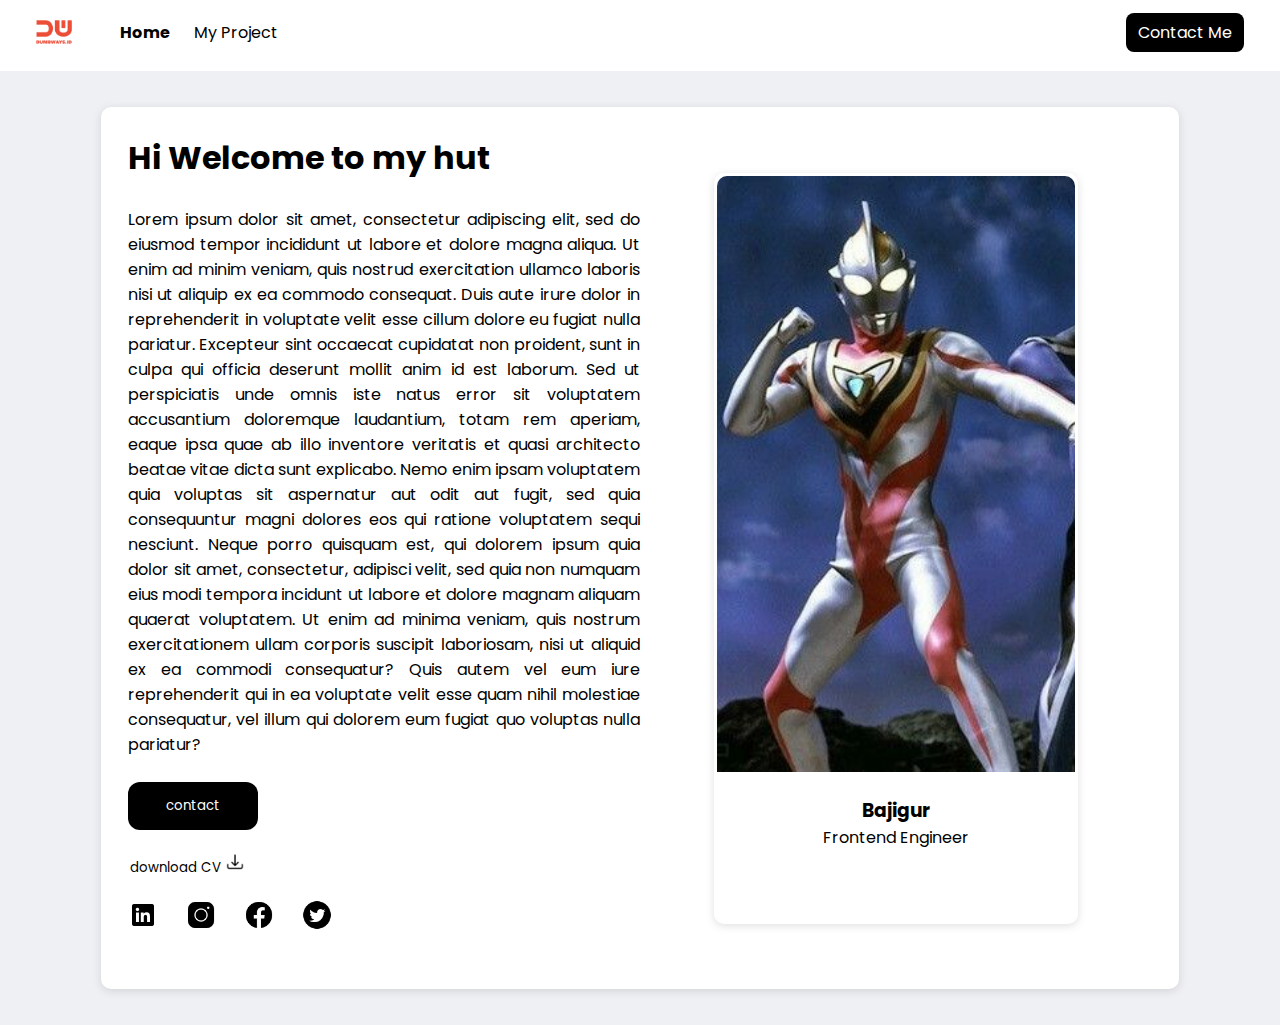
<file: index.html>
<!DOCTYPE html>
<html lang="en">
  <head>
    <meta charset="UTF-8" />
    <meta http-equiv="X-UA-Compatible" content="IE=edge" />
    <meta name="viewport" content="width=device-width, initial-scale=1.0" />
    <link
      rel="stylesheet"
      href="https://cdnjs.cloudflare.com/ajax/libs/font-awesome/6.4.0/css/all.min.css"
      integrity="sha512-iecdLmaskl7CVkqkXNQ/ZH/XLlvWZOJyj7Yy7tcenmpD1ypASozpmT/E0iPtmFIB46ZmdtAc9eNBvH0H/ZpiBw=="
      crossorigin="anonymous"
      referrerpolicy="no-referrer"
    />
    <link rel="stylesheet" href="css/style.css" />
    <title>Portfolio Website</title>
  </head>
  <body style="background-color: rgb(238, 240, 243)">
    <nav>
      <div>
        <img src="assets/logo.png" alt="" width="36px" />
      </div>
      <div class="nav-left">
        <ul>
          <li class="item-collapse">
            <a href="index.html" class="active">Home</a>
          </li>
          <li class="item-collapse"><a href="blog.html">My Project</a></li>
        </ul>
      </div>
      <div class="nav-right item-collapse">
        <a href="contact.html">Contact Me</a>
      </div>
      <div class="nav-right" id="barsmenu">
        <button
          style="background-color: transparent; border: none; cursor: pointer"
          onclick="openHamburger()"
        >
          <i class="fa-2x fa-solid fa-bars"></i>
        </button>
      </div>
    </nav>
    <div class="hamburger-nav-container" id="hamburger-nav-container">
      <a href="index.html" class="hamburger-active">Home</a>
      <a href="blog.html">My Project</a>
      <div class="button-contact-hamburger">
        <a href="contact.html">Contact Me</a>
      </div>
    </div>
    <main>
      <div
        class="container"
        style="
          margin: 36px auto;
          padding: 24px;
          width: 80%;
          border-style: solid;
          border-color: transparent;
          border-radius: 10px;
          background-color: white;
          box-shadow: rgba(99, 99, 99, 0.2) 0px 2px 8px 0px;
          display: flex;
        "
      >
        <div class="container-left">
          <h1>Hi Welcome to my hut</h1>
          <br />
          <p style="text-align: justify">
            Lorem ipsum dolor sit amet, consectetur adipiscing elit, sed do
            eiusmod tempor incididunt ut labore et dolore magna aliqua. Ut enim
            ad minim veniam, quis nostrud exercitation ullamco laboris nisi ut
            aliquip ex ea commodo consequat. Duis aute irure dolor in
            reprehenderit in voluptate velit esse cillum dolore eu fugiat nulla
            pariatur. Excepteur sint occaecat cupidatat non proident, sunt in
            culpa qui officia deserunt mollit anim id est laborum. Sed ut
            perspiciatis unde omnis iste natus error sit voluptatem accusantium
            doloremque laudantium, totam rem aperiam, eaque ipsa quae ab illo
            inventore veritatis et quasi architecto beatae vitae dicta sunt
            explicabo. Nemo enim ipsam voluptatem quia voluptas sit aspernatur
            aut odit aut fugit, sed quia consequuntur magni dolores eos qui
            ratione voluptatem sequi nesciunt. Neque porro quisquam est, qui
            dolorem ipsum quia dolor sit amet, consectetur, adipisci velit, sed
            quia non numquam eius modi tempora incidunt ut labore et dolore
            magnam aliquam quaerat voluptatem. Ut enim ad minima veniam, quis
            nostrum exercitationem ullam corporis suscipit laboriosam, nisi ut
            aliquid ex ea commodi consequatur? Quis autem vel eum iure
            reprehenderit qui in ea voluptate velit esse quam nihil molestiae
            consequatur, vel illum qui dolorem eum fugiat quo voluptas nulla
            pariatur?
          </p>
          <br />

          <div class="button-group">
            <div>
              <button class="button-contact">contact</button>
            </div>
            <div class="download-cv">
              <button class="download-button">
                download CV
                <img
                  src="assets/icons8-download-48.png"
                  alt=""
                  width="20px"
                  height="20px"
                />
              </button>
            </div>
          </div>

          <div class="sosmed-container">
            <img
              src="assets/icons8-linkedin-30.png"
              alt=""
              width="30px"
              height="30px"
              style="margin-right: 24px"
            />
            <img
              src="assets/icons8-instagram-50.png"
              alt=""
              width="30px"
              height="30px"
              style="margin-right: 24px"
            />
            <img
              src="assets/icons8-facebook-50.png"
              alt=""
              width="30px"
              height="30px"
              style="margin-right: 24px"
            />
            <img
              src="assets/icons8-twitter-circled-50.png"
              alt=""
              width="30px"
              height="30px"
              style="margin-right: 24px"
            />
          </div>
          <br />
        </div>
        <div class="container-right">
          <div class="profile-container">
            <div class="ultra-img"></div>
            <div style="padding: 24px 0; text-align: center" class="about">
              <h3>Bajigur</h3>
              <p>Frontend Engineer</p>
            </div>
          </div>
        </div>
      </div>
    </main>
    <script src="js/index.js"></script>
  </body>
</html>
</file>
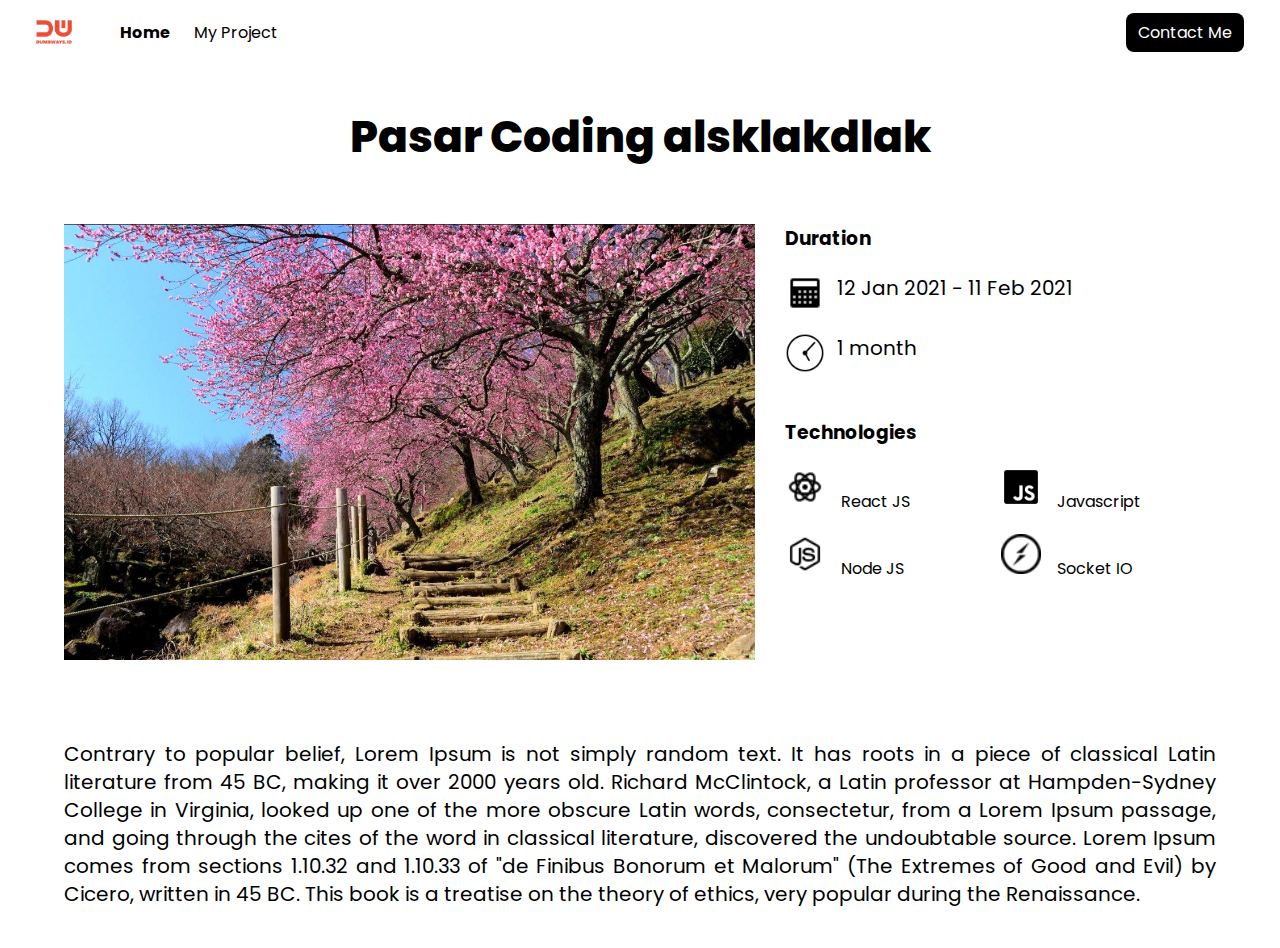
<file: blog-detail.html>
<!DOCTYPE html>
<html lang="en">
  <head>
    <meta charset="UTF-8" />
    <meta http-equiv="X-UA-Compatible" content="IE=edge" />
    <meta name="viewport" content="width=device-width, initial-scale=1.0" />
    <link
      rel="stylesheet"
      href="https://cdnjs.cloudflare.com/ajax/libs/font-awesome/6.4.0/css/all.min.css"
      integrity="sha512-iecdLmaskl7CVkqkXNQ/ZH/XLlvWZOJyj7Yy7tcenmpD1ypASozpmT/E0iPtmFIB46ZmdtAc9eNBvH0H/ZpiBw=="
      crossorigin="anonymous"
      referrerpolicy="no-referrer"
    />
    <link rel="stylesheet" href="css/blog.css" />
    <link rel="stylesheet" href="css/style.css" />
    <title>Blog Detail</title>
  </head>
  <body>
    <nav>
      <div>
        <img src="assets/logo.png" alt="" width="36px" />
      </div>
      <div class="nav-left">
        <ul>
          <li class="item-collapse">
            <a href="index.html" class="active">Home</a>
          </li>
          <li class="item-collapse"><a href="blog.html">My Project</a></li>
        </ul>
      </div>
      <div class="nav-right item-collapse">
        <a href="contact.html">Contact Me</a>
      </div>
      <div class="nav-right" id="barsmenu">
        <button
          style="background-color: transparent; border: none; cursor: pointer"
          onclick="openHamburger()"
        >
          <i class="fa-2x fa-solid fa-bars"></i>
        </button>
      </div>
    </nav>

    <div class="hamburger-nav-container" id="hamburger-nav-container">
      <a href="index.html" class="hamburger-active">Home</a>
      <a href="blog.html">My Project</a>
      <div class="button-contact-hamburger">
        <a href="contact.html">Contact Me</a>
      </div>
    </div>

    <div class="blog-detail">
      <div class="blog-detail-container" id="blog-detail-contents">
        <h1>Pasar Coding alsklakdlak</h1>
        <div class="blog-detail-header">
          <img src="assets/blog-img.jpg" alt="" />
          <div class="blog-detail-status">
            <div class="blog-duration">
              <h3 class="blog-duration-title">Duration</h3>
              <div class="detail blog-duration-date">
                <img src="assets/icons8-date-30.png" alt="" />
                <span>12 Jan 2021 - 11 Feb 2021</span>
              </div>
              <div class="detail blog-duration-hour">
                <img src="assets/icons8-clock-50.png" alt="" width="30px" />
                <span>1 month</span>
              </div>
            </div>
            <br />
            <div class="blog-tech">
              <h3>Technologies</h3>
              <div class="blog-tech-row">
                <div class="detail-tech reactJs">
                  <img src="assets/icons8-react-30.png" alt="" />
                  <span>React JS</span>
                </div>
                <div class="detail-tech JS">
                  <img
                    src="assets/icons8-javascript-50.png"
                    alt=""
                    width="30px"
                  />
                  <span>Javascript</span>
                </div>
                <div class="detail-tech NodeJs">
                  <img src="assets/icons8-node-js-32.png" alt="" width="30px" />
                  <span>Node JS</span>
                </div>
                <div class="detail-tech socketIO">
                  <img
                    src="assets/socket_io_logo_icon_144874.png"
                    alt=""
                    width="30px"
                  />
                  <span>Socket IO</span>
                </div>
              </div>
            </div>
          </div>
        </div>
        <p class="content-detail">
          Contrary to popular belief, Lorem Ipsum is not simply random text. It
          has roots in a piece of classical Latin literature from 45 BC, making
          it over 2000 years old. Richard McClintock, a Latin professor at
          Hampden-Sydney College in Virginia, looked up one of the more obscure
          Latin words, consectetur, from a Lorem Ipsum passage, and going
          through the cites of the word in classical literature, discovered the
          undoubtable source. Lorem Ipsum comes from sections 1.10.32 and
          1.10.33 of "de Finibus Bonorum et Malorum" (The Extremes of Good and
          Evil) by Cicero, written in 45 BC. This book is a treatise on the
          theory of ethics, very popular during the Renaissance.
        </p>
      </div>
    </div>
    <script src="js/blog-detail.js"></script>
    <script src="js/index.js"></script>
  </body>
</html>
</file>
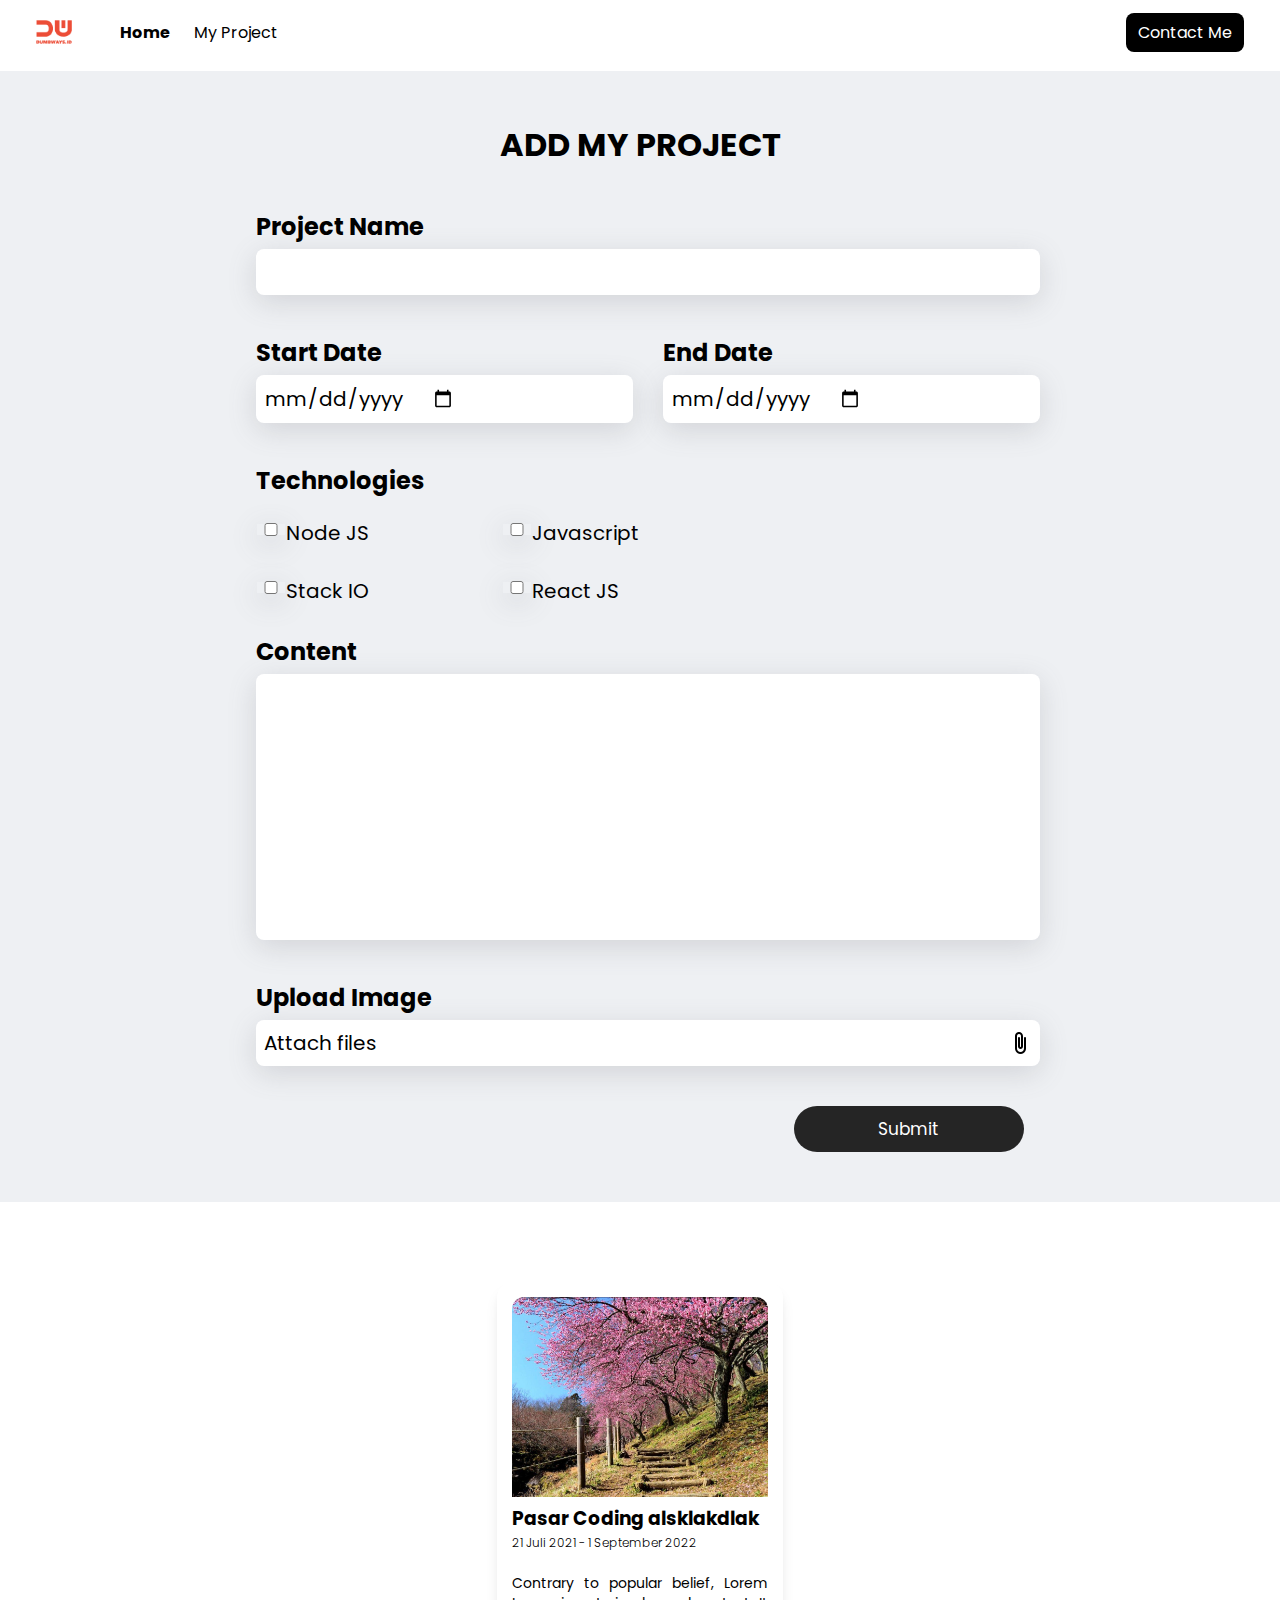
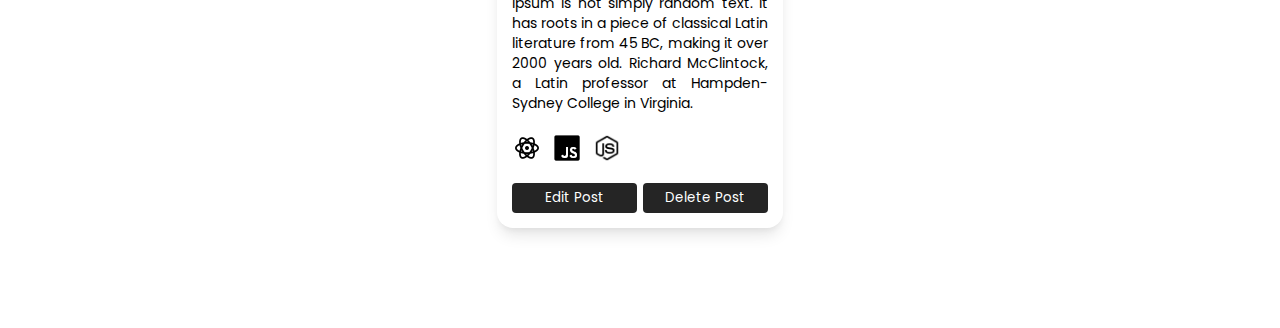
<file: blog.html>
<!DOCTYPE html>
<html lang="en">
  <head>
    <meta charset="UTF-8" />
    <meta http-equiv="X-UA-Compatible" content="IE=edge" />
    <meta name="viewport" content="width=device-width, initial-scale=1.0" />
    <link
      rel="stylesheet"
      href="https://cdnjs.cloudflare.com/ajax/libs/font-awesome/6.4.0/css/all.min.css"
      integrity="sha512-iecdLmaskl7CVkqkXNQ/ZH/XLlvWZOJyj7Yy7tcenmpD1ypASozpmT/E0iPtmFIB46ZmdtAc9eNBvH0H/ZpiBw=="
      crossorigin="anonymous"
      referrerpolicy="no-referrer"
    />
    <link rel="stylesheet" href="css/style.css" />
    <link rel="stylesheet" href="css/blog.css" />
    <title>Blog Page</title>
  </head>
  <body>
    <nav>
      <div>
        <img src="assets/logo.png" alt="" width="36px" />
      </div>
      <div class="nav-left">
        <ul>
          <li class="item-collapse">
            <a href="index.html" class="active">Home</a>
          </li>
          <li class="item-collapse"><a href="blog.html">My Project</a></li>
        </ul>
      </div>
      <div class="nav-right item-collapse">
        <a href="contact.html">Contact Me</a>
      </div>
      <div class="nav-right" id="barsmenu">
        <button
          style="background-color: transparent; border: none; cursor: pointer"
          onclick="openHamburger()"
        >
          <i class="fa-2x fa-solid fa-bars"></i>
        </button>
      </div>
    </nav>
    <div class="hamburger-nav-container" id="hamburger-nav-container">
      <a href="index.html" class="hamburger-active">Home</a>
      <a href="blog.html">My Project</a>
      <div class="button-contact-hamburger">
        <a href="contact.html">Contact Me</a>
      </div>
    </div>
    <div class="blog">
      <div class="blog-form">
        <div class="form-container">
          <form action="" onsubmit="addBlog(event)">
            <h1>ADD MY PROJECT</h1>
            <div>
              <label for="input-blog-title"> Project Name </label>
              <input type="text" name="" id="input-blog-title" />
            </div>
            <div class="input-date-project">
              <div class="input-date-start">
                <label for="input-blog-start-date"> Start Date </label>
                <input type="date" name="" id="input-blog-start-date" />
              </div>
              <div class="input-date-end">
                <label for="input-end-date"> End Date </label>
                <input type="date" name="" id="input-end-date" />
              </div>
            </div>
            <div class="input-tech-group">
              <label for="" class="title">Technologies</label>
              <div class="input-check-tech">
                <div class="check">
                  <input
                    type="checkbox"
                    id="tech1"
                    value="Node JS"
                    name="techStack"
                  />
                  <label for="tech1">Node JS</label>
                </div>
                <div class="check">
                  <input
                    type="checkbox"
                    id="tech2"
                    value="Javascript"
                    name="techStack"
                  />
                  <label for="tech2">Javascript</label>
                </div>
                <div class="check">
                  <input
                    type="checkbox"
                    id="tech3"
                    value="Stack IO"
                    name="techStack"
                  />
                  <label for="tech3">Stack IO</label>
                </div>
                <div class="check">
                  <input
                    type="checkbox"
                    id="tech4"
                    value="React JS"
                    name="techStack"
                  />
                  <label for="tech4">React JS</label>
                </div>
              </div>
            </div>
            <div>
              <label for="input-blog-content">Content</label>
              <textarea
                name=""
                id="input-blog-content"
                cols="30"
                rows="10"
              ></textarea>
            </div>
            <div>
              <label for="">Upload Image</label>
              <div class="input-label-image-group">
                <label for="input-blog-image"
                  ><p>Attach files</p>
                  <img src="assets/icons8-attachment-24.png" alt=""
                /></label>
                <input type="file" name="" id="input-blog-image" hidden />
              </div>
            </div>
            <div class="button-group-submit">
              <button>Submit</button>
            </div>
          </form>
        </div>
      </div>
      <div class="blog-list" id="contents">
        <div class="blog-list-item">
          <div class="blog-image">
            <img src="assets/blog-img.jpg" alt="" />
          </div>
          <div class="blog-content">
            <div>
              <h3>
                <a href="blog-detail.html" target="_blank"
                  >Pasar Coding alsklakdlak</a
                >
              </h3>
              <div class="detail-blog-contain">
                21 Juli 2021 - 1 September 2022
              </div>
              <p>
                Contrary to popular belief, Lorem Ipsum is not simply random
                text. It has roots in a piece of classical Latin literature from
                45 BC, making it over 2000 years old. Richard McClintock, a
                Latin professor at Hampden-Sydney College in Virginia.
              </p>
            </div>
            <div class="icon-group">
              <img src="assets/icons8-react-30.png" alt="" width="30px" /><img
                src="assets/icons8-javascript-50.png"
                alt=""
                width="30px"
              />
              <img src="assets/icons8-node-js-32.png" alt="" width="30px" />
            </div>
            <div class="btn-group">
              <button class="btn">Edit Post</button>
              <button class="btn">Delete Post</button>
            </div>
          </div>
        </div>
      </div>
    </div>
    <script src="js/blog.js"></script>
    <script src="js/index.js"></script>
  </body>
</html>
</file>
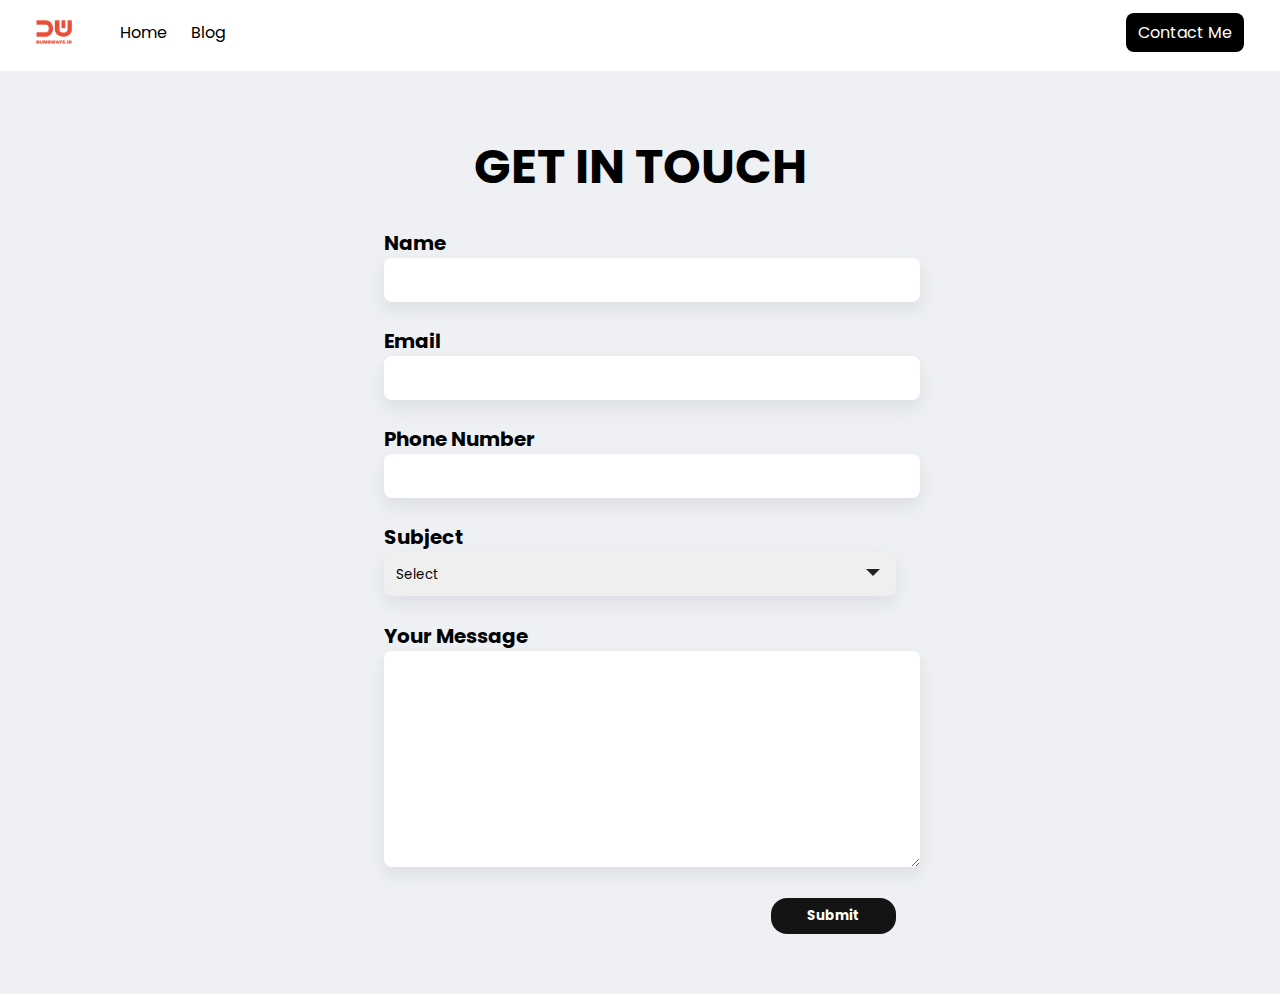
<file: contact.html>
<!DOCTYPE html>
<html lang="en">
  <head>
    <meta charset="UTF-8" />
    <meta http-equiv="X-UA-Compatible" content="IE=edge" />
    <meta name="viewport" content="width=device-width, initial-scale=1.0" />
    <link rel="stylesheet" href="css/contact.css" />
    <title>Portfolio Website</title>
  </head>
  <body>
    <nav>
      <div>
        <img src="assets/logo.png" alt="" width="36px" />
      </div>
      <div class="nav-left">
        <ul>
          <li><a href="index.html">Home</a></li>
          <li><a href="blog.html">Blog</a></li>
        </ul>
      </div>
      <div class="nav-right">
        <a href="#">Contact Me</a>
      </div>
    </nav>
    <main>
      <div class="container">
        <h1>GET IN TOUCH</h1>
        <br />
        <form action="">
          <label for="nama">Name</label><br />
          <input type="text" name="" id="nama" />
          <br />
          <label for="email">Email</label><br />
          <input type="email" name="" id="email" />
          <br />
          <label for="noHp">Phone Number</label><br />
          <input type="number" name="" id="noHp" />
          <br />
          <label class="label-subject"
            >Subject <br />
            <select name="" id="subject">
              <option value="" hidden>Select</option>
              <option value="0">Frontend</option>
              <option value="1">Backend</option>
              <option value="2">Fullstack</option>
            </select></label
          ><br />

          <br />
          <label for="message">Your Message</label><br />
          <textarea name="" id="message" cols="30" rows="10"></textarea>
          <div class="button-sub">
            <button type="button" onclick="submitData()">Submit</button>
          </div>
        </form>
      </div>
    </main>
    <script src="js/contact.js"></script>
  </body>
</html>
</file>
<file: css/style.css>
@import url("https://fonts.googleapis.com/css2?family=Poppins&display=swap");

* {
  font-family: "Poppins", sans-serif;
  text-decoration: none;
  padding: 0;
  margin: 0;
}

nav {
  display: flex;
  background-color: white;
  padding: 20px 36px;
}

nav ul {
  display: flex;
  list-style: none;
}

nav ul li {
  margin-right: 24px;
}

a {
  color: black;
}

.active {
  font-weight: bolder;
}

.nav-left {
  flex: 50%;
  margin-left: 48px;
}

.nav-right {
  flex: 50%;
  text-align: end;
}

.nav-right a {
  background-color: black;
  color: white;
  padding: 8px 12px;
  border-radius: 8px;
}

.container-left {
  flex: 50%;
  flex-direction: column;
}

.container-right {
  flex: 50%;
  display: flex;
  justify-content: center;
  align-items: center;
}

#barsmenu {
  display: none;
}

.hamburger-nav-container {
  font-size: 23px;
  list-style-type: none;
  display: none;
}

.hamburger-nav-container a {
  font-size: 16px;
  font-weight: 500;
  text-decoration: none;
  color: black;
  background-color: #c7c7c7;
  display: flex;
  align-items: center;
  justify-content: center;
  padding: 20px;
}

.hamburger-nav-container .hamburger-active {
  text-decoration: none;
  color: black;
  background-color: #c7c7c7;
  display: flex;
  align-items: center;
  justify-content: center;
  padding: 10px;
}

.button-contact-hamburger {
  display: flex;
  justify-content: center;
  background-color: #c7c7c7;
  padding: 10px;
}

.button-contact-hamburger a {
  width: 25%;
  background-color: black;
  color: white;
  padding: 8px 12px;
  border-radius: 8px;
}

.ultra-img {
  height: 80%;
  background-image: url(../assets/ultraman.jpg);
  background-size: cover;
  background-repeat: no-repeat;
  border-radius: 10px 10px 0 0;
}

.button-group {
  display: flex;
  flex-direction: column;
}

.download-cv {
  margin-bottom: 20px;
}

.button-contact {
  cursor: pointer;
  background-color: black;
  color: white;
  border-radius: 12px;
  padding: 12px 36px;
  border-color: transparent;
  margin-bottom: 20px;
}

.download-button {
  cursor: pointer;
  background-color: transparent;
  color: black;
  border-color: transparent;
}

.profile-container {
  width: 70%;
  height: 90%;
  border-style: solid;
  border-color: transparent;
  border-radius: 10px;
  background-color: white;
  box-shadow: rgba(99, 99, 99, 0.2) 0px 2px 8px 0px;
}

.sosmed-container {
  text-align: left;
}

@media only screen and (max-width: 768px) {
  .container {
    width: 100%;
    flex-direction: column;
  }

  .container-left {
    flex: 50%;
    display: flex;
    justify-content: center;
  }

  .container-right {
    flex: 100%;
    margin-left: 0;
  }

  .ultra-img {
    background-size: cover;
    background-repeat: no-repeat;
    border-radius: 10px 10px 0 0;
    background-image: url(../assets/ultraman.jpg);
    height: 300px;
  }

  .item-collapse {
    display: none;
  }

  #barsmenu {
    display: block;
  }

  .button-group {
    display: flex;
    flex-direction: row;
    justify-content: space-around;
    margin-bottom: 20px;
  }

  .sosmed-container {
    text-align: center;
  }
}
</file>
<file: css/blog.css>
.blog-form {
  padding: 50px 0;
  display: flex;
  justify-content: center;
  background-color: rgb(238, 240, 243);
}

.blog-form .form-container {
  width: 60%;
  display: flex;
  flex-direction: column;
  justify-content: center;
}

.blog-form .form-container h1 {
  text-align: center;
  margin-bottom: 40px;
}

.blog-form form label {
  font-size: 24px;
  font-weight: bold;
}

.blog-form form input,
textarea {
  width: 100%;
  display: flex;
  font-size: 20px;
  font-weight: 400;
  padding: 8px;
  margin: 5px 0px 40px 0;
  background: #ffffff;
  border: none;
  border-radius: 8px;
  resize: none;
  box-shadow: rgba(100, 100, 111, 0.2) 0px 7px 29px 0px;
}

.input-date-project {
  display: flex;
  justify-content: space-between;
}

.input-date-start,
.input-date-end {
  width: 47%;
}

.input-check-tech {
  display: flex;
  width: 80%;
  flex-wrap: wrap;
  margin-top: 20px;
}

.input-check-tech .check {
  display: flex;
  width: 40%;
}

.input-check-tech .check input {
  width: 30px;
}

.input-check-tech .check label {
  font-weight: normal;
  font-size: 20px;
}

.blog-form form textarea {
  height: 250px;
}

.blog-form form .input-label-image-group {
  width: 100%;
  font-size: 20px;
  font-weight: 400;
  padding: 8px;
  margin-top: 5px;
  margin-bottom: 20px;
  background: #ffffff;
  border: none;
  border-radius: 8px;
  cursor: pointer;
  box-shadow: rgba(100, 100, 111, 0.2) 0px 7px 29px 0px;
}

.blog-form form .input-label-image-group label p {
  font-size: 20px;
  font-weight: normal;
}

.blog-form form .input-label-image-group label {
  cursor: pointer;
  display: flex;
  align-items: center;
  justify-content: space-between;
}

#input-blog-image {
  display: none;
}

.blog-form form .button-group-submit {
  text-align: right;
}

.button-group-submit button {
  width: 30%;
  margin-top: 20px;
  padding: 10px 50px;
  font-size: 17px;
  background-color: #252525;
  border-radius: 28px;
  border: none;
  color: #fff;
  cursor: pointer;
}

.blog .line {
  border: 1px solid #dbdbdb;
  width: 80%;
  margin-left: auto;
  margin-right: auto;
}

.blog .blog-list {
  margin-top: 80px;
  margin-bottom: 80px;
  display: flex;
  flex-wrap: wrap;
  align-items: center;
  flex-direction: row;
  background-color: white;
  justify-content: space-evenly;
}

.blog .blog-list .blog-list-item {
  width: 20%;
  padding: 15px;
  margin-bottom: 20px;
  border-radius: 16px;
  box-shadow: rgba(0, 0, 0, 0.1) 0px 10px 15px -3px,
    rgba(0, 0, 0, 0.05) 0px 4px 6px -2px;
}

.blog .blog-list .blog-list-item .blog-image img {
  width: 100%;
  height: 200px;
  border-top-left-radius: 12px;
  border-top-right-radius: 12px;
  object-fit: cover;
}

.blog .blog-list .blog-list-item .blog-content {
  flex: 1;
}

.blog .blog-list .btn-group {
  width: 100%;
  margin-top: 20px;
  display: flex;
  justify-content: space-between;
}

.blog-list .icon-group {
  display: flex;
  margin-top: 20px;
}

.blog-list .icon-group img {
  width: 30px;
  margin-right: 10px;
}

.blog-list h1 a {
  text-decoration: none;
  color: black;
}

.blog-list .detail-blog-contain {
  font-weight: 300;
  font-size: 12px;
  line-height: 20px;
}

.blog-list-item p {
  margin-top: 20px;
  font-weight: normal;
  font-size: 14px;
  line-height: 20px;
  text-align: justify;
}

.btn-group .btn {
  width: 49%;
  padding: 5px 10px;
  border: none;
  border-radius: 4px;
  background: #252525;
  color: white;
}

.blog-detail {
  display: flex;
  justify-content: center;
}

.blog-detail-container {
  width: 90%;
  margin: 40px 0;
}

.blog-detail-container img {
  width: 60%;
  object-fit: cover;
}

.blog-detail-container h1 {
  text-align: center;
  font-style: normal;
  font-weight: 800;
  font-size: 44px;
  line-height: 120%;
  margin-bottom: 60px;
}

.blog-detail-container .author {
  font-weight: 100;
  font-size: 20px;
  line-height: 120%;
  margin-bottom: 20px;
}

.blog-detail-container p {
  margin-top: 40px;
  font-style: normal;
  font-weight: normal;
  font-size: 20px;
  line-height: 140%;
  text-align: justify;
}

.blog-detail-header {
  display: flex;
  justify-content: space-around;
  margin-bottom: 80px;
}

.blog-detail-status {
  width: 40%;
  margin-left: 30px;
}

.blog-detail-status img {
  width: 40px;
  margin-right: 12px;
}

.blog-detail-status .detail {
  display: flex;
  margin: 20px 0;
}

.blog-detail-status .detail span {
  font-size: 20px;
}

.blog-tech-row {
  margin-top: 20px;
  display: flex;
  justify-content: space-between;
  flex-wrap: wrap;
  row-gap: 20px;
}

.blog-tech-row .detail-tech {
  width: 50%;
}

@media only screen and (max-width: 768px) {
  .blog-form .form-container {
    width: 80%;
  }

  .input-check-tech {
    width: 100%;
  }

  .input-check-tech .check {
    width: 50%;
  }

  .button-group-submit button {
    flex-direction: row;
    width: 40%;
  }

  .blog .blog-list .blog-list-item {
    width: 40%;
  }

  .blog-detail-header {
    flex-direction: column;
  }

  .blog-detail-header > img {
    width: 100%;
  }

  .blog-detail-status {
    width: 80%;
    margin-top: 20px;
  }

  .content-detail {
    font-size: 14px;
  }
}
</file>
<file: css/contact.css>
@import url("https://fonts.googleapis.com/css2?family=Poppins&display=swap");

* {
  font-family: "Poppins", sans-serif;
  text-decoration: none;
  padding: 0;
  margin: 0;
}

body {
  background-color: rgb(238, 240, 243);
}

.container {
  margin: 36px auto;
  padding: 24px;
  width: 40%;
}

nav {
  display: flex;
  background-color: white;
  padding: 20px 36px;
}

nav ul {
  display: flex;
  list-style: none;
}

nav ul li {
  margin-right: 24px;
}

a {
  color: black;
}

.nav-left {
  flex: 50%;
  margin-left: 48px;
}

.nav-right {
  flex: 50%;
  text-align: end;
}

.nav-right a {
  background-color: black;
  color: white;
  padding: 8px 12px;
  border-radius: 8px;
}

main div h1 {
  text-align: center;
  font-size: 48px;
}

form {
  width: 100%;
}

label {
  font-size: 20px;
  font-weight: bold;
}

input,
textarea {
  width: 100%;
  margin-bottom: 24px;
  border-radius: 8px;
  border-style: none;
  padding: 0 12px;
  box-shadow: rgba(149, 157, 165, 0.2) 0px 8px 16px;
}

textarea {
  padding-top: 8px;
  padding-bottom: 8px;
}

input {
  height: 44px;
}

.label-subject {
  position: relative;
  display: inline-block;
  width: 100%;
}

.label-subject select {
  width: 100%;
  height: 44px;
  border-radius: 8px;
  border-style: none;
  box-shadow: rgba(149, 157, 165, 0.2) 0px 8px 16px;
  cursor: pointer;
  appearance: none;
  padding-left: 12px;
}

.label-subject::after {
  content: "";
  border-width: 7px;
  border-style: solid;
  border-color: transparent;
  border-top-color: #222;
  display: inline-block;
  position: absolute;
  right: 16px;
  bottom: 13px;
}

div.button-sub {
  display: flex;
  width: 100%;
  justify-content: end;
}

button {
  border-style: none;
  border-radius: 16px;
  background-color: rgb(20, 20, 20);
  padding: 8px 36px;
  color: white;
  font-weight: bold;
}
</file>
